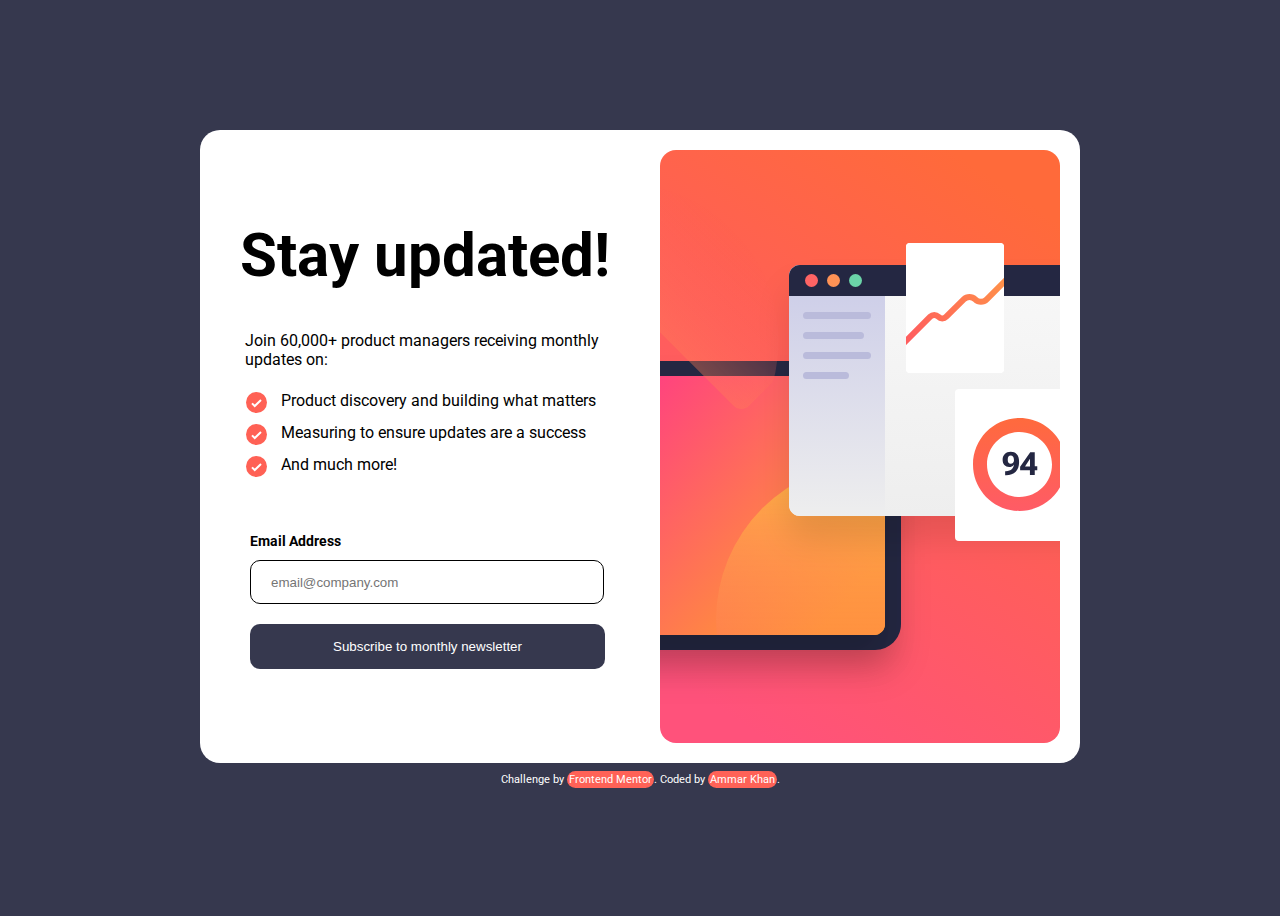
<file: index.html>
<!DOCTYPE html>
<html lang="en">
<head>
  <meta charset="UTF-8">
  <meta name="viewport" content="width=device-width, initial-scale=1.0"> <!-- displays site properly based on user's device -->
  <link rel="preconnect" href="https://fonts.googleapis.com">
<link rel="preconnect" href="https://fonts.gstatic.com" crossorigin>
<link href="https://fonts.googleapis.com/css2?family=Roboto:wght@400;700&display=swap" rel="stylesheet">
  <link rel="icon" type="image/png" sizes="32x32" href="./assets/images/favicon-32x32.png">
  <link rel="stylesheet" href="style.css">
  <title>Frontend Mentor | Newsletter sign-up form with success message</title>

</head>
<body>

 
  <main class="main">
    <div class="sign-up-form first-card">
      <div class="left-side text-div">
        <h1 class="header">Stay updated!</h1>
        <p class="text-p">
          Join 60,000+ product managers receiving monthly updates on:

          <ul>
            <li><img src="./assets/images/icon-list.svg" alt="list icon" class="list-icon"> Product discovery and building what matters
            </li>
            <li><img src="./assets/images/icon-list.svg" alt="list icon" class="list-icon"> Measuring to ensure updates are a success</li>
            <li><img src="./assets/images/icon-list.svg" alt="list icon" class="list-icon"> And much more!</li>
          </ul>
        </p>
        <div class="subscribe-input-div">
          <form action="success.html" id="form">
            <label for="email">Email Address</label>
            <em></em><br>
            <input type="email" name="email" id="email" placeholder="email@company.com"><br>
            <button class="sub-btn">Subscribe to monthly newsletter</button>
          </form>

        </div>
      </div>
      <div class="right-side img-div">
        <img src="./assets/images/illustration-sign-up-desktop.svg" alt="desktop main image" class="desktop-img">
        <img src="./assets/images/illustration-sign-up-mobile.svg" alt="mobile main image" class="mobile-img">
      </div>
    </div>
    


  </main>

  <footer>
    <div class="attribution">
      Challenge by <a href="https://www.frontendmentor.io?ref=challenge" target="_blank">Frontend Mentor</a>. 
      Coded by <a href="https://www.frontendmentor.io/profile/Ammarkhan96">Ammar Khan</a>.
    </div>
  </footer>

  <script src="app.js"></script>

</body>
</html>
</file>
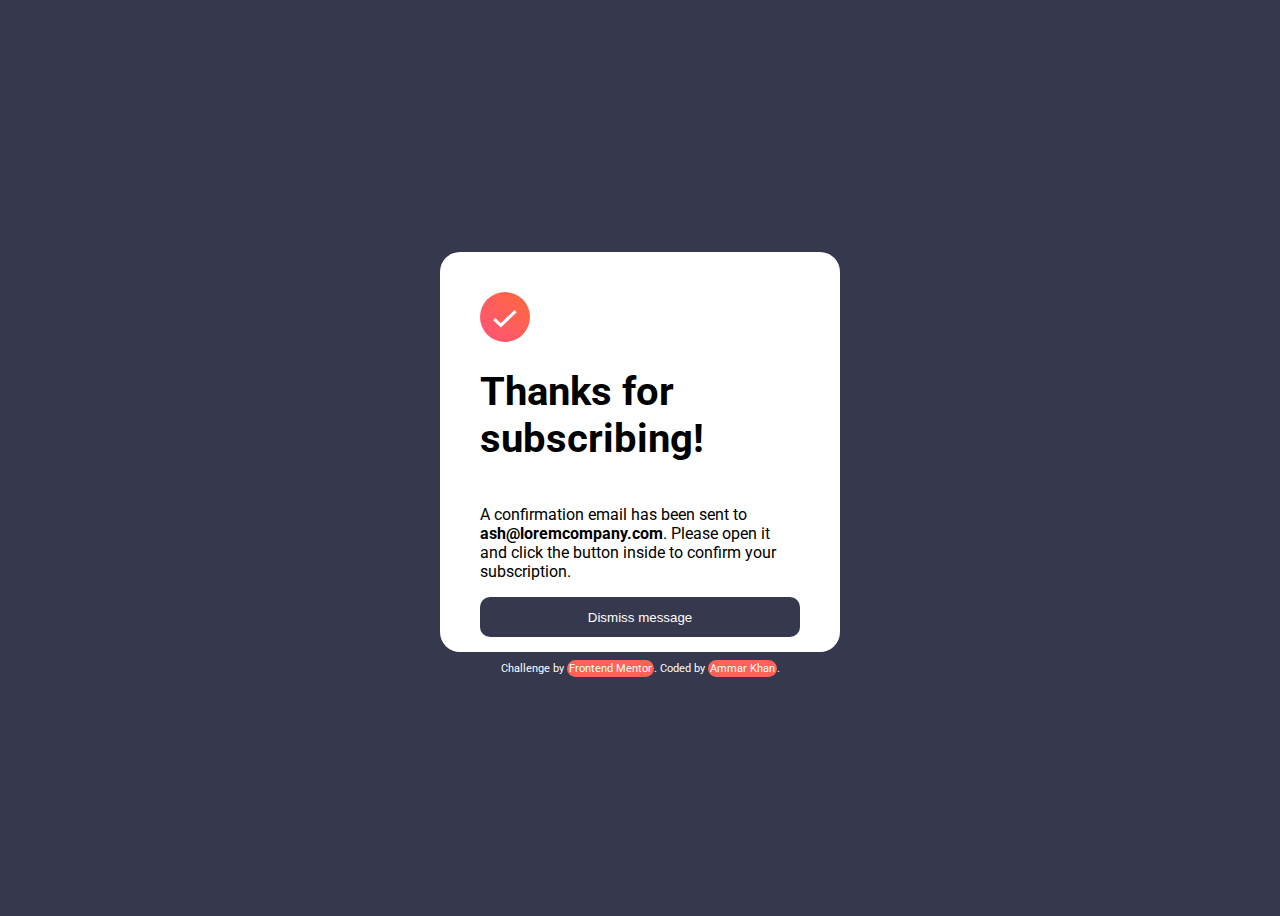
<file: success.html>
<!DOCTYPE html>
<html lang="en">
    <head>
        <meta charset="UTF-8">
        <meta name="viewport" content="width=device-width, initial-scale=1.0"> <!-- displays site properly based on user's device -->
        <link rel="preconnect" href="https://fonts.googleapis.com">
      <link rel="preconnect" href="https://fonts.gstatic.com" crossorigin>
      <link href="https://fonts.googleapis.com/css2?family=Roboto:wght@400;700&display=swap" rel="stylesheet">
        <link rel="icon" type="image/png" sizes="32x32" href="./assets/images/favicon-32x32.png">
        <link rel="stylesheet" href="style.css">
        <title>Frontend Mentor | Newsletter sign-up form with success message</title>
      
    </head>

    <body>
        <main class="main">
      
         <div class="success-message second-card">
        <img src="./assets/images/icon-success.svg" alt="success icon" class="success-icon">
        <h1 class="thanks-for-sub">Thanks for subscribing!
        </h1>
        <p class="success-text">A confirmation email has been sent to <span id="span-email-placeholder">ash@loremcompany.com</span>. 
          Please open it and click the button inside to confirm your subscription.
        </p>
        <button class="dismiss-btn" onclick="goToIndex()">Dismiss message</button>
      </div>
  
      
        </main>
        <footer>
            <div class="attribution">
              Challenge by <a href="https://www.frontendmentor.io?ref=challenge" target="_blank">Frontend Mentor</a>. 
              Coded by <a href="https://www.frontendmentor.io/profile/Ammarkhan96">Ammar Khan</a>.
            </div>
          </footer>
        
       <script src="app.js"></script>
    </body>
</html>
</file>
<file: style.css>
@import url('https://fonts.googleapis.com/css2?family=Roboto:wght@400;700&display=swap');

:root {

    --primary-clr-Tomato: hsl(4, 100%, 67%);
    --Neutral-clr-Dark-Slate-Grey: hsl(234, 29%, 20%);
    --Neutral-clr-Charcoal-Grey: hsl(235, 18%, 26%);
    --Neutral-clr-Grey: hsl(231, 7%, 60%);
    --Neutral-clr-White: hsl(0, 0%, 100%);
}

body {
    font-family: 'Roboto', sans-serif;
    font-weight: 400;
    font-size: 16px;
    background-color: var(--Neutral-clr-Charcoal-Grey);
    min-height: 100vh;
    display: grid;
    place-content: center;
}

/*------------- desktop view ------------- */

/*--- Sign-up form / first page ---*/
.sign-up-form {
    display: flex;
    background-color: var(--Neutral-clr-White);
    border-radius: 20px;
    padding: 20px 0;
    margin-bottom: 10px;
}

.left-side {
    padding: 30px 60px 30px 30px;
    
}

.header {
    font-size: 60px;
    text-align: center;
    font-weight: 700;
    
}

.text-p {
   text-align: left;
   position: relative;
   left: 15px;
   width: 380px;
   

}


ul {
    list-style: none;
    position: relative;
    right: 24px;
}

.list-icon {
    margin-right: 10px;
    vertical-align: middle;
}

li {
    line-height: 2;
}

.right-side {
    position: relative;
    right: 20px;
}

.mobile-img {
    display: none;
}

.desktop-img {
    display: flex;
}

label {
    font-size: 14px;
    font-weight: 700;

}


#email, .sub-btn {
    border-radius: 10px;
    outline: none;
    
    
}


#email {
    margin-bottom: 20px;
    margin-top: 10px;
    padding-left: 20px;
    height: 40px;
    width: 330px;
    border: 1px solid;

    
}

span {
    font-weight: 700;
}

.sub-btn {
    height: 45px;
    width: 355px;
    color: var(--Neutral-clr-White);
    background-color: var(--Neutral-clr-Charcoal-Grey);
    cursor: pointer;
    border: none;
    transition: all 0.3s ease-in-out;
}

.subscribe-input-div {
   
    position: relative;
    left: 20px;
    margin-top: 50px;
}

.sub-btn:active, .sub-btn:hover {
    background-image: linear-gradient(to right, hsl(4, 100%, 67%) 70%, hsl(20, 100%, 65%));
    box-shadow: 0 8px 8px rgba(0, 0, 0, 0.2);
}

em {
    font-size: 13px;
    position: absolute;
    right: 40px;
    color: var(--primary-clr-Tomato);
    vertical-align: middle;
    font-weight: 700;

}


/*--- Success message / second page ---*/

.success-message {
    background-color: var(--Neutral-clr-White);
    margin-top: 10px;
    height: 320px;
    width: 320px;
    text-align: left;
    padding: 40px;
    border-radius: 20px;
    display: grid;
    margin-bottom: 10px;
    
}

.thanks-for-sub {
    font-size: 40px;

}

.success-icon {
    height: 50px;
    width: 50px;
}

.dismiss-btn {
    border: none;
    outline: none;
    background-color: var(--Neutral-clr-Charcoal-Grey);
    color: var(--Neutral-clr-White);
    width: 320px;
    height: 40px;
    border-radius: 10px;
    cursor: pointer;
}

.dismiss-btn:active, .dismiss-btn:hover {
    background-image: linear-gradient(to right, hsl(4, 100%, 67%) 70%, hsl(20, 100%, 65%));
    box-shadow: 0 8px 8px rgba(0, 0, 0, 0.2);

}

.attribution { 
    font-size: 11px; 
    text-align: center; 
    color: var(--Neutral-clr-White);
}
.attribution a { 
    color: var(--Neutral-clr-White); 
    background-color: var(--primary-clr-Tomato);
    padding: 2px;
    border-radius: 10px;
    text-decoration: none;
   
}

/*------------- mobile view ------------- */
@media screen and (max-width: 768px) {
    .sign-up-form {
        display: flex;
        flex-direction: column-reverse;
        padding: 0;
        width: 375px;
    }

    .desktop-img {
        display: none;
    }

    .mobile-img {
        display: flex;
        position: relative;
        left: 20px;
        
    }

    .header {
        font-size: 40px;
    }

    .text-p {
        width: 300px;
    }

    ul {
        width: 300px;
    }

    .subscribe-input-div {
        position: relative;
        left: 0;
        margin-top: 50px;
    }

    #email {
        width: 300px;
    }

    .sub-btn {
        width: 325px;
    }

    em {
        right: -20px;
    }

    .success-message {
        display: block;
        height: 85vh;
        width: 300px;
        
    }

    .dismiss-btn {
        margin-top: 300px;
    }
   
}
</file>
